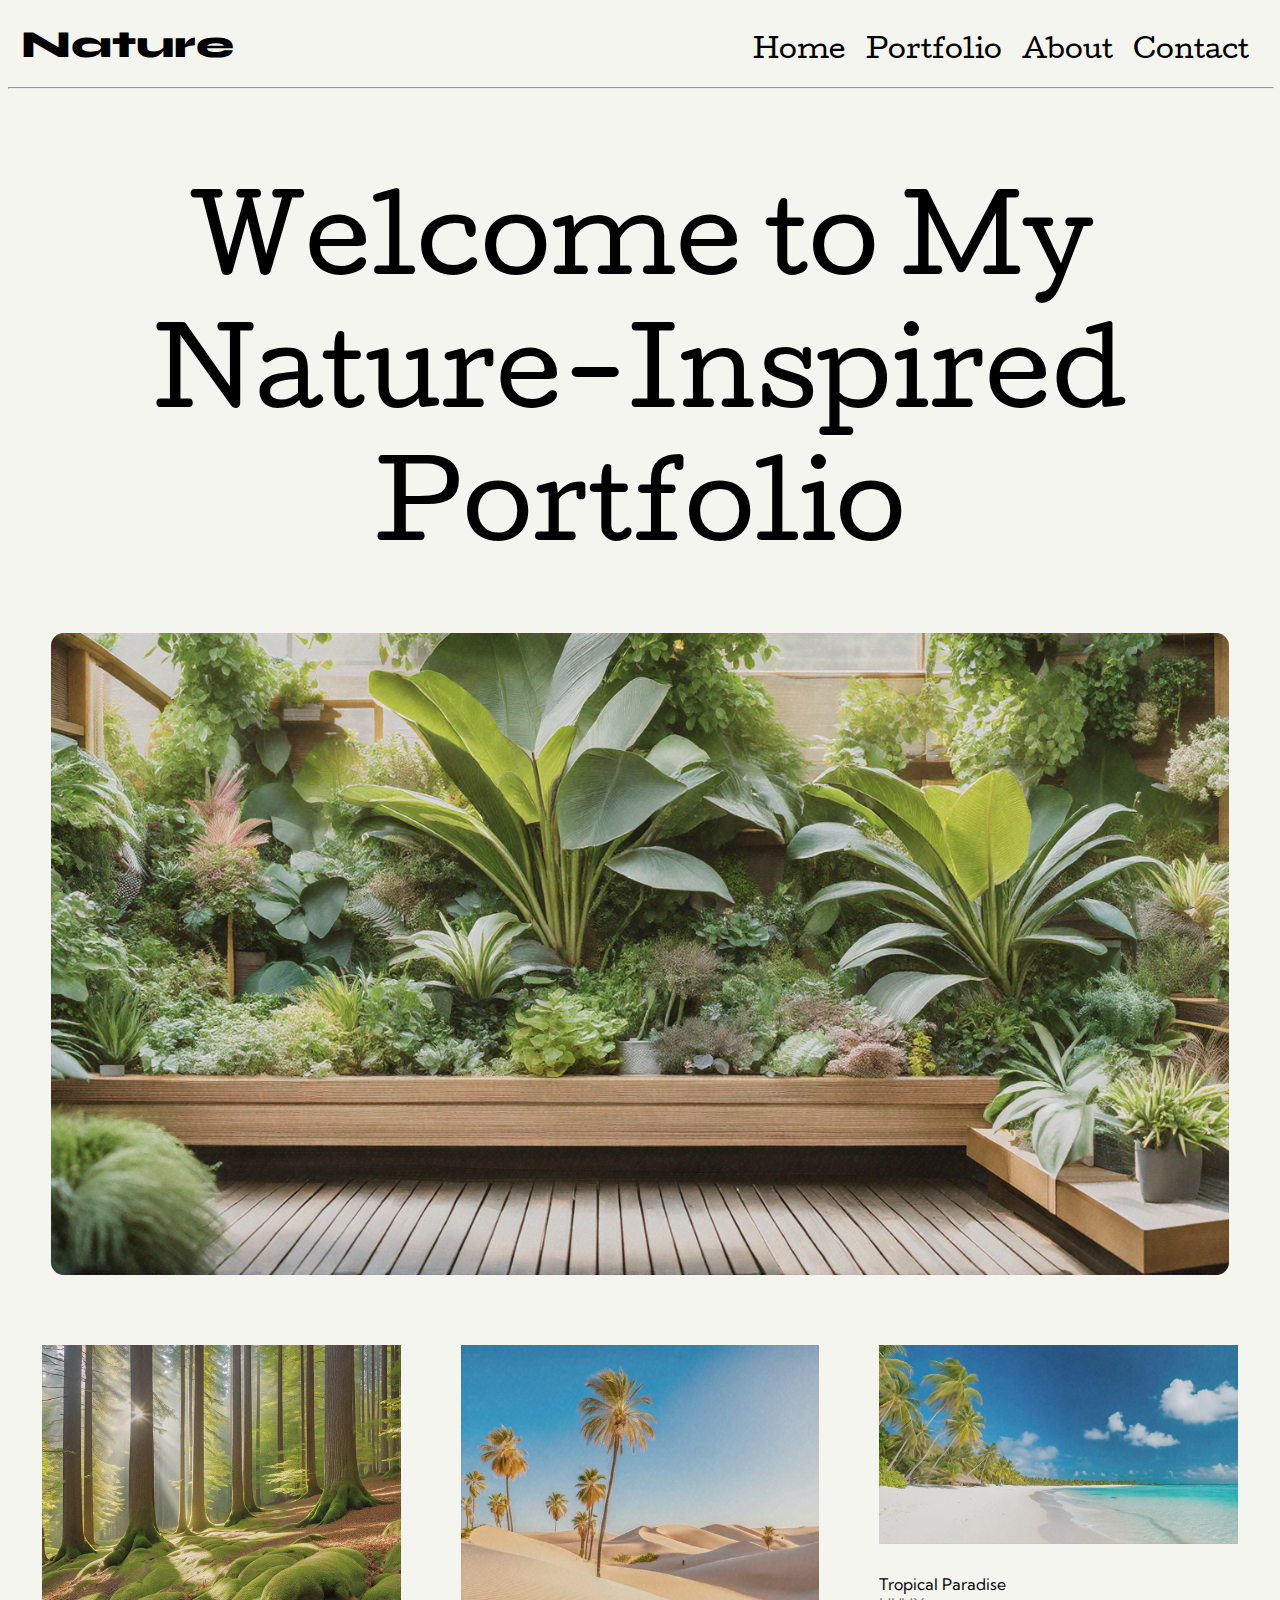
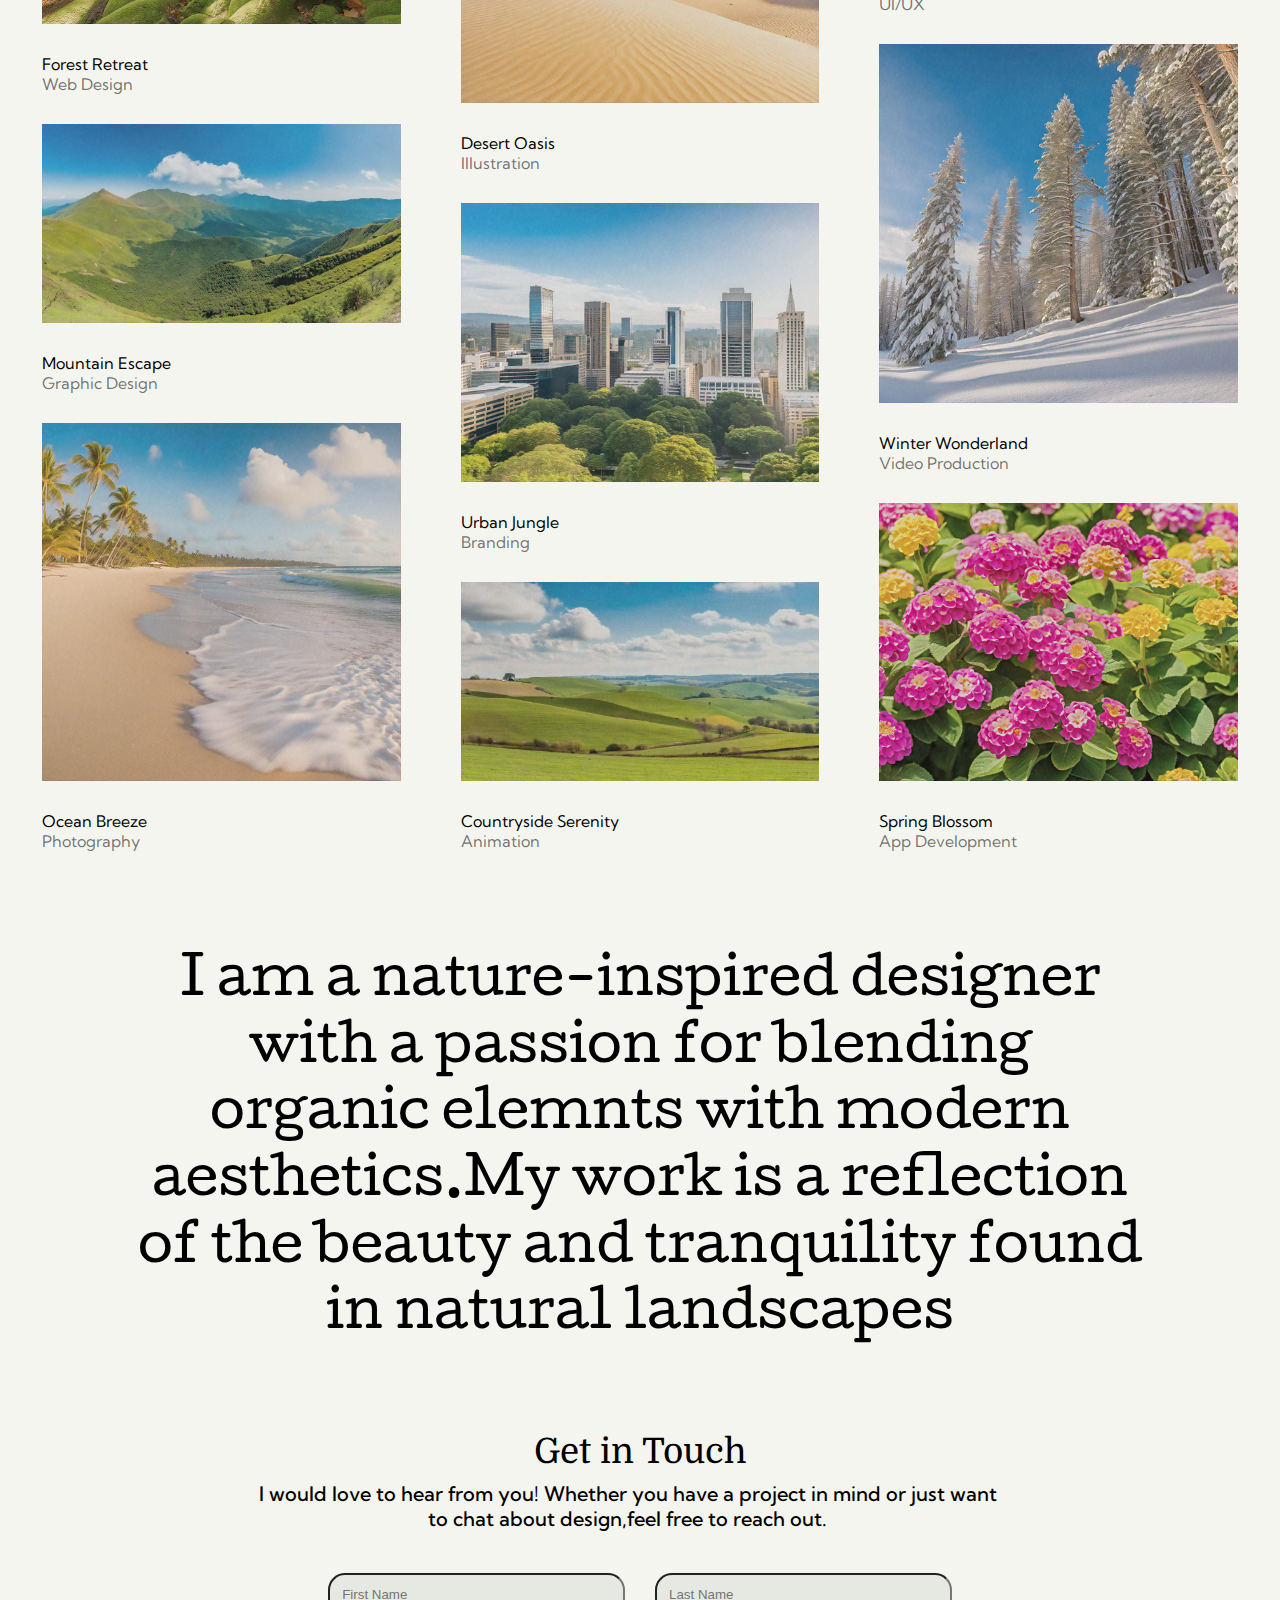
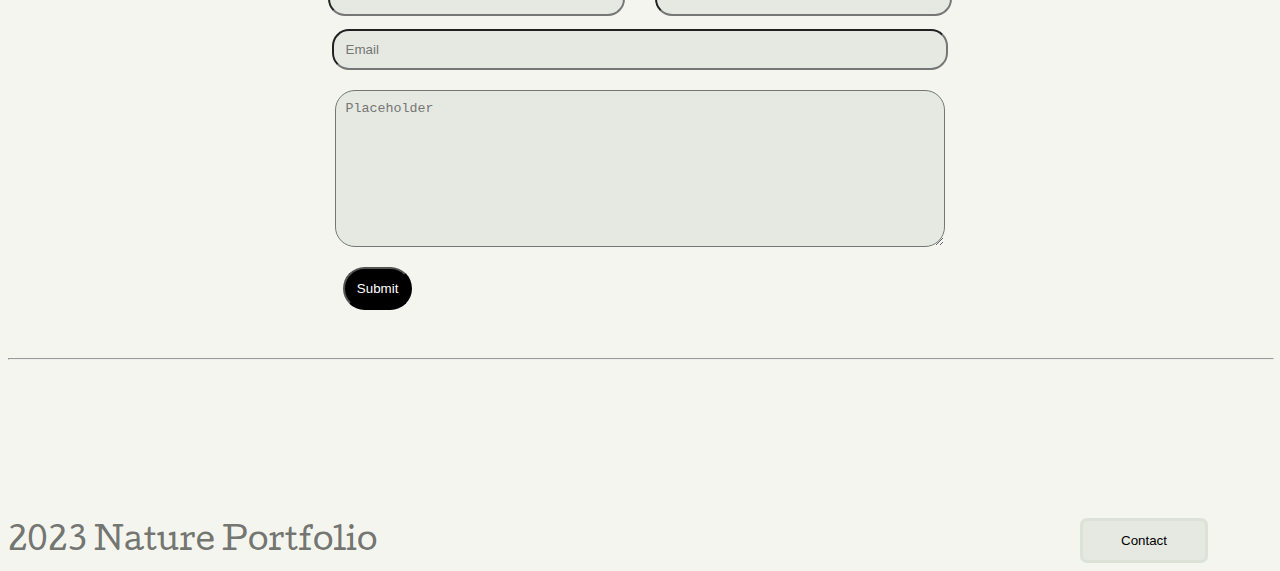
<file: index.html>
<!DOCTYPE html>
<html>
<head>
    <title>Document</title>
    <link rel="stylesheet" href="index.css">
    <link rel="preconnect" href="https://fonts.googleapis.com">
    <link rel="preconnect" href="https://fonts.gstatic.com" crossorigin>
    <link href="https://fonts.googleapis.com/css2?family=Cutive&family=Genos:ital,wght@0,100..900;1,100..900&family=Lexend:wght@100&family=Orbitron:wght@400..900&family=Ubuntu:ital,wght@0,300;0,400;0,500;0,700;1,300;1,400;1,500;1,700&display=swap" rel="stylesheet">
    <link rel="preconnect" href="https://fonts.googleapis.com">
    <link rel="preconnect" href="https://fonts.googleapis.com">
<link rel="preconnect" href="https://fonts.gstatic.com" crossorigin>
<link href="https://fonts.googleapis.com/css2?family=Cutive&family=Genos:ital,wght@0,100..900;1,100..900&family=Kumbh+Sans:wght@100..900&family=Lexend:wght@100&family=Orbitron:wght@400..900&family=Syne:wght@400..800&family=Ubuntu:ital,wght@0,300;0,400;0,500;0,700;1,300;1,400;1,500;1,700&display=swap" rel="stylesheet">
<link rel="preconnect" href="https://fonts.gstatic.com" crossorigin>
<link href="https://fonts.googleapis.com/css2?family=Cutive&family=Genos:ital,wght@0,100..900;1,100..900&family=Kumbh+Sans:wght@100..900&family=Lexend:wght@100&family=Orbitron:wght@400..900&family=Ubuntu:ital,wght@0,300;0,400;0,500;0,700;1,300;1,400;1,500;1,700&display=swap" rel="stylesheet">
<link rel="preconnect" href="https://fonts.googleapis.com">
<link rel="preconnect" href="https://fonts.gstatic.com" crossorigin>
<link href="https://fonts.googleapis.com/css2?family=Cutive&family=Domine:wght@400..700&family=Genos:ital,wght@0,100..900;1,100..900&family=Kumbh+Sans:wght@100..900&family=Lexend:wght@100&family=Orbitron:wght@400..900&family=Syne:wght@400..800&family=Ubuntu:ital,wght@0,300;0,400;0,500;0,700;1,300;1,400;1,500;1,700&display=swap" rel="stylesheet">
</head>
<body>
    <header>
        <div class="nature-tag">Nature</div>
        <nav id="links">
            <a href="#">Home</a>
            <a href="#">Portfolio</a>
            <a href="#">About</a>
            <a href="#">Contact</a>
        </nav>
    </header>
    <hr style="margin-top: 0;">
    <h1>Welcome to My Nature-Inspired Portfolio</h1>
    <div class="all-photos">
    <div class="nature">
        <img src="Images/cover.png" id="nature" alt="nature">
    </div>
    <div id="photos">
        <div>
            <div class="tag-1">
                <img src="Images/1.png" class="img1 img" id="img1" alt="" >
                <span style="margin-left: 30px;">Forest Retreat</span>
                <span style="margin-left: 30px;" class="down_text">Web Design</span>
                </div>
                <div class="tag-4">
                    <img src="Images/4.png" class="img4 img" id="img4" alt="" >
                    <span style="margin-left: 30px;">Mountain Escape</span>
                    <span style="margin-left: 30px;" class="down_text">Graphic Design</span>
                    </div>
                    <div class="tag-7">
                        <img src="Images/7.png" class="img7 img" id="img7" alt="">
                        <span style="margin-left: 30px;">Ocean Breeze</span>
                        <span style="margin-left: 30px;" class="down_text">Photography</span>
                        </div>
        </div>
       <div>
        <div class="tag-2">
            <img src="Images/2.png" class="img2 img" id="img2" alt="" >
            <span style="margin-left: 30px;">Desert Oasis</span>
            <span style="margin-left: 30px;" class="down_text">Illustration</span>
            </div>
            <div class="tag-5">
                <img src="Images/5.png" class="img5 img" id="img5" alt="">
                <span style="margin-left: 30px;">Urban Jungle</span>
                <span style="margin-left: 30px;" class="down_text">Branding</span>
                </div>
                <div class="tag-8">
                    <img src="Images/8.png" class="img8 img" id="img8" alt="" >
                    <span style="margin-left: 30px;">Countryside Serenity</span>
                    <span style="margin-left: 30px;" class="down_text">Animation</span>
                    </div>   
       </div>
        <div>
        <div class="tag-3">
        <img src="Images/3.png" class="img3 img" id="img3" alt="" >
        <span style="margin-left: 30px;">Tropical Paradise</span>
        <span style="margin-left: 30px;" class="down_text">UI/UX</span>
        </div>
        <div class="tag-6">
        <img src="Images/6.png" class="img6 img" id="img6" alt="">
        <span style="margin-left: 30px;">Winter Wonderland</span>
        <span style="margin-left: 30px;" class="down_text">Video Production</span>
        </div>
        <div class="tag-9">
        <img src="Images/9.png" class="img9 img" id="img9" alt="">
        <span style="margin-left: 30px;">Spring Blossom</span>
        <span style="margin-left: 30px;" class="down_text">App Development</span>
        </div>
    </div>
</div>
</div>
    <div class="getag">
        <div class="tagline">
    <div class="tag-line">I am a nature-inspired designer with a passion for blending organic elemnts with modern aesthetics.My work is a reflection of the beauty and tranquility found in natural landscapes</div>
</div>
    <div class="get-in-touch">Get in Touch</div>
    <div class="tag-line2">I would love to hear from you! Whether you have a project in mind or just want to chat about design,feel free to reach out.</div>
    <div class="all-input">
        <div class="input1">
            <input type="text" placeholder="First Name" class="first-name">
            <input type="text" placeholder="Last Name" class="last-name">
        </div>
        <div class="input2">
        <input type="email" placeholder="Email" class="email">
    </div>
    <div class="input3">
        <textarea placeholder="Placeholder" class="placeholder"></textarea>
    </div>
    <div class="input4">
    <input type="submit" class="submit" value="Submit">
    </div>
    </div>
    <hr>
    <footer>
        <div class="last-line">2023 Nature Portfolio</div>
        <input type="submit" value="Contact" class="contact-button">
    </footer>
</body>
</html>
</file>
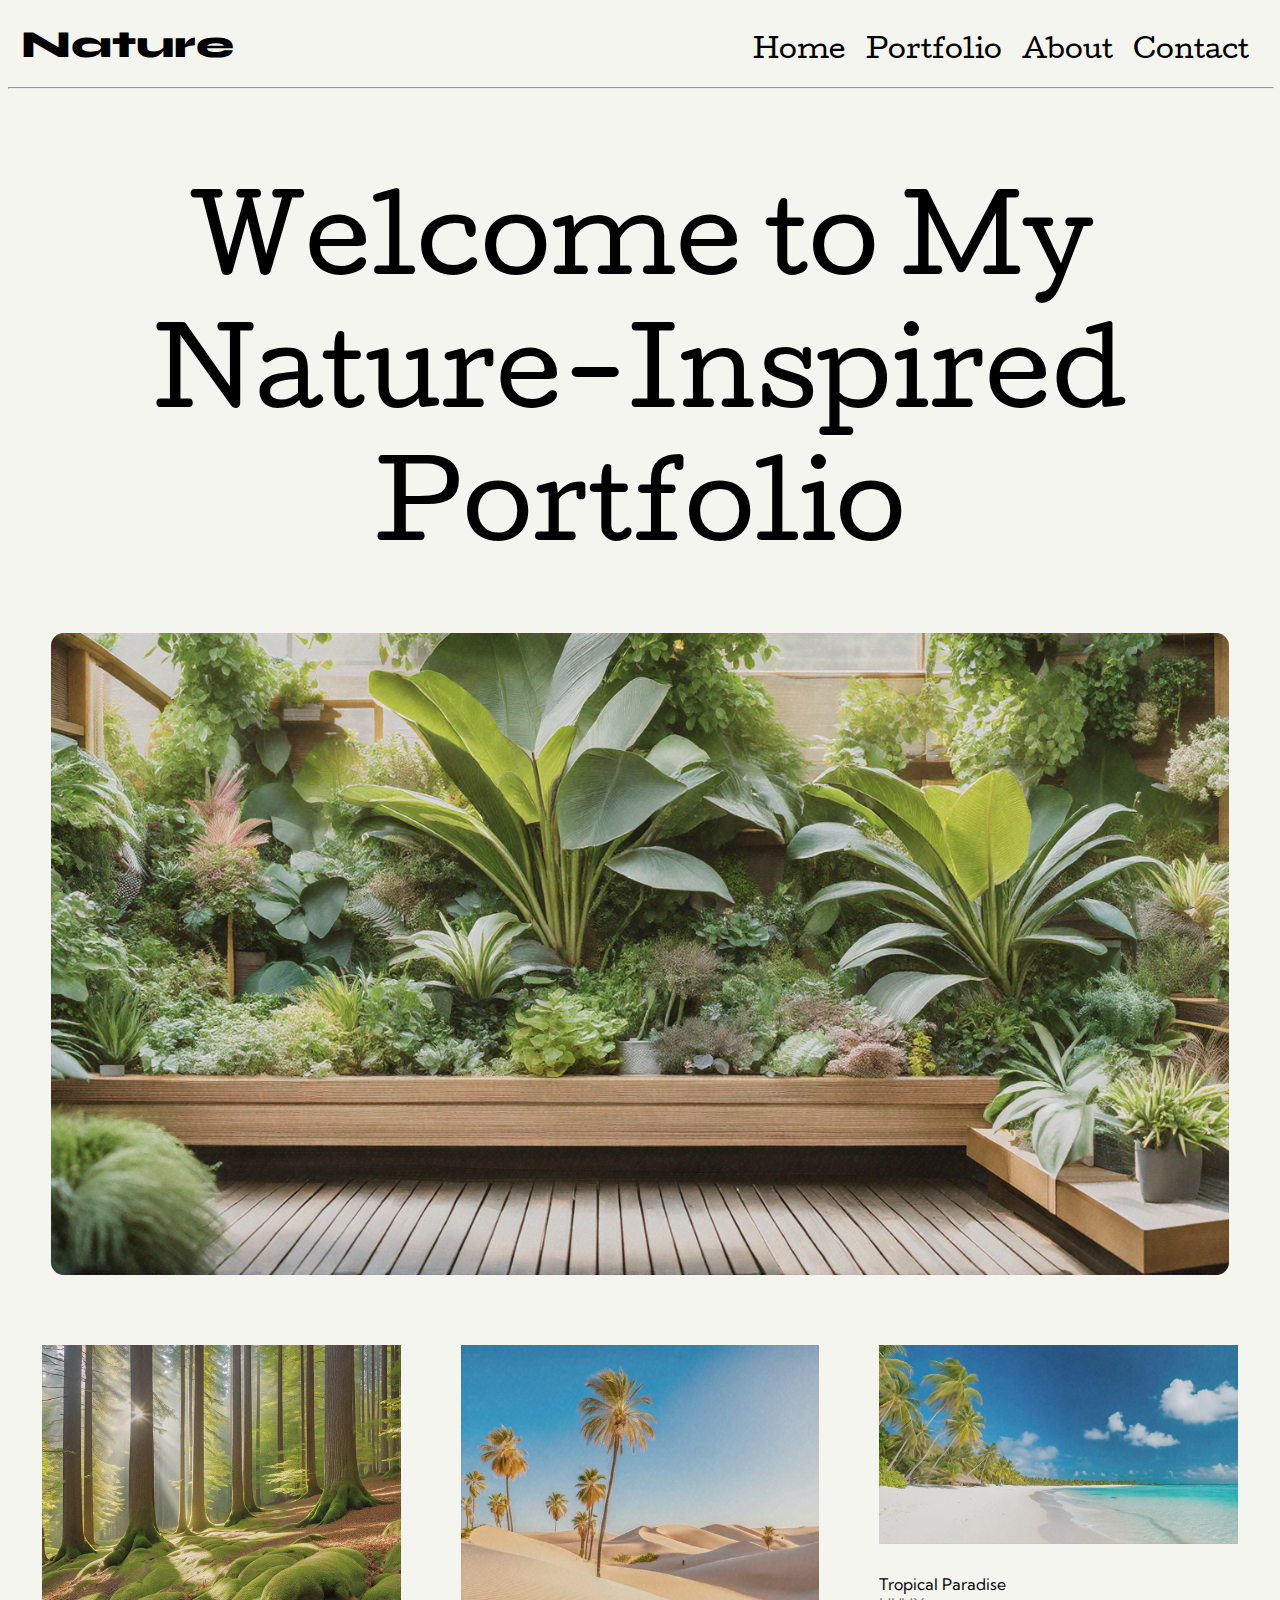
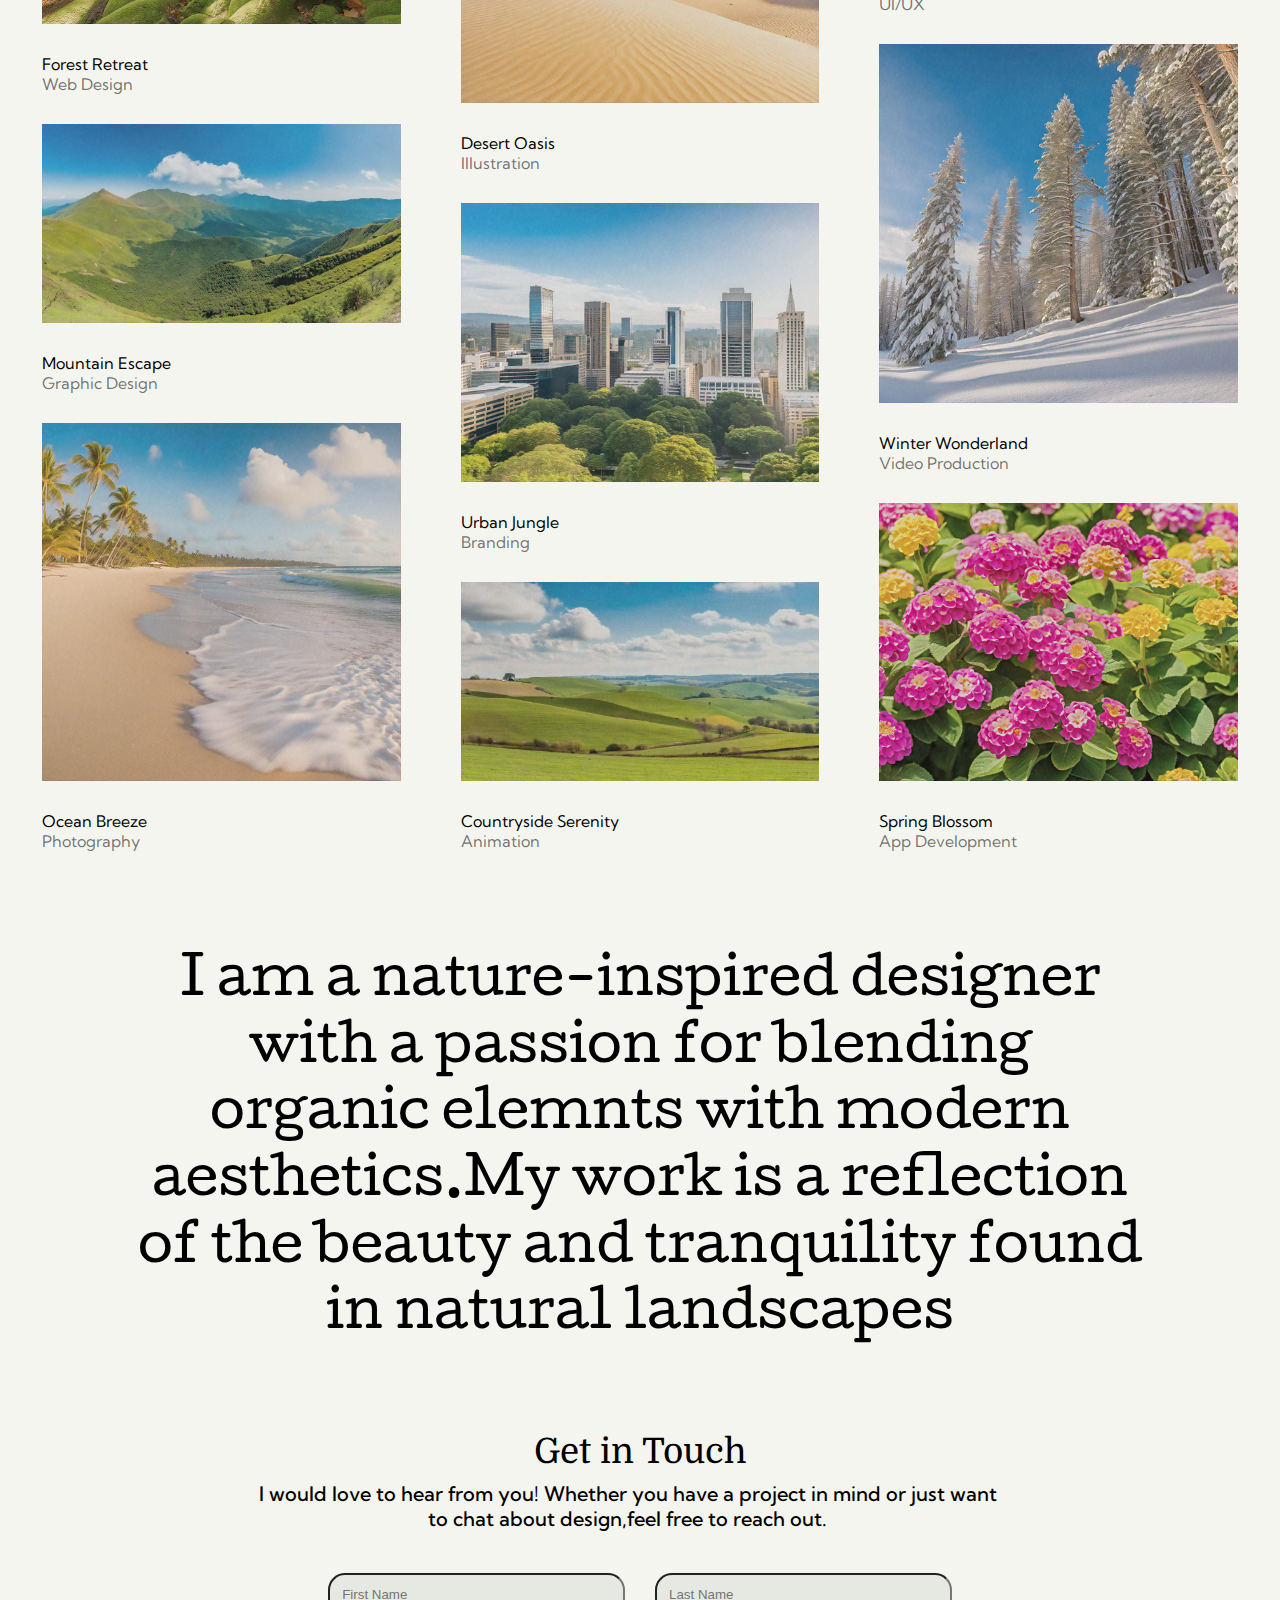
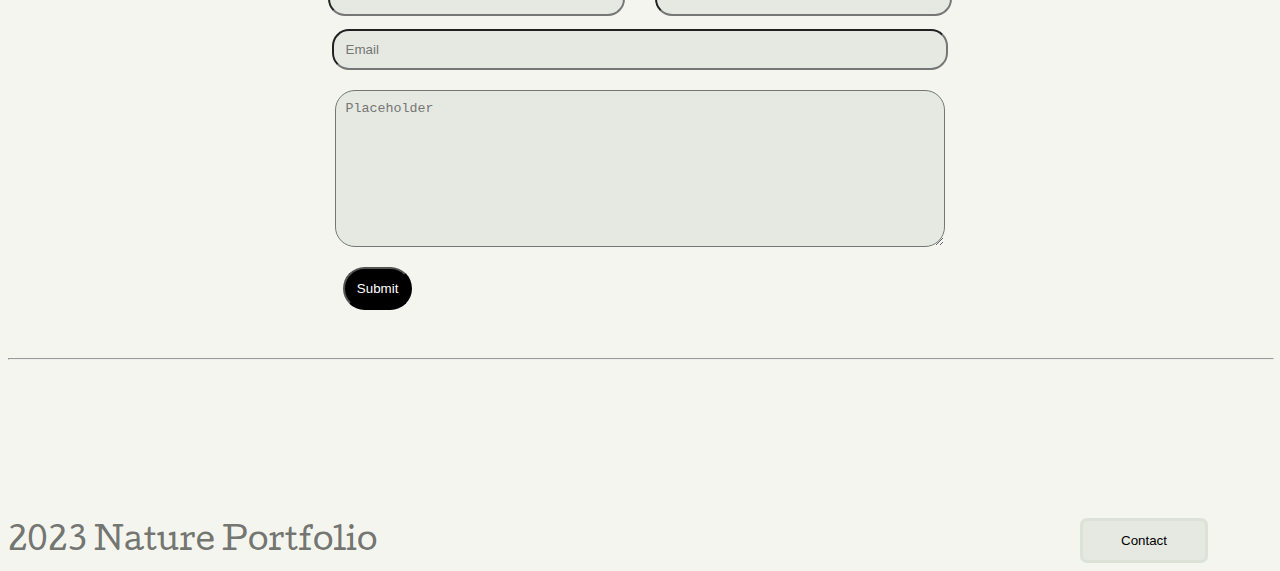
<file: project.html>
<!DOCTYPE html>
<html>
<head>
    <title>Document</title>
    <link rel="stylesheet" href="project.css">
    <link rel="preconnect" href="https://fonts.googleapis.com">
    <link rel="preconnect" href="https://fonts.gstatic.com" crossorigin>
    <link href="https://fonts.googleapis.com/css2?family=Cutive&family=Genos:ital,wght@0,100..900;1,100..900&family=Lexend:wght@100&family=Orbitron:wght@400..900&family=Ubuntu:ital,wght@0,300;0,400;0,500;0,700;1,300;1,400;1,500;1,700&display=swap" rel="stylesheet">
    <link rel="preconnect" href="https://fonts.googleapis.com">
    <link rel="preconnect" href="https://fonts.googleapis.com">
<link rel="preconnect" href="https://fonts.gstatic.com" crossorigin>
<link href="https://fonts.googleapis.com/css2?family=Cutive&family=Genos:ital,wght@0,100..900;1,100..900&family=Kumbh+Sans:wght@100..900&family=Lexend:wght@100&family=Orbitron:wght@400..900&family=Syne:wght@400..800&family=Ubuntu:ital,wght@0,300;0,400;0,500;0,700;1,300;1,400;1,500;1,700&display=swap" rel="stylesheet">
<link rel="preconnect" href="https://fonts.gstatic.com" crossorigin>
<link href="https://fonts.googleapis.com/css2?family=Cutive&family=Genos:ital,wght@0,100..900;1,100..900&family=Kumbh+Sans:wght@100..900&family=Lexend:wght@100&family=Orbitron:wght@400..900&family=Ubuntu:ital,wght@0,300;0,400;0,500;0,700;1,300;1,400;1,500;1,700&display=swap" rel="stylesheet">
<link rel="preconnect" href="https://fonts.googleapis.com">
<link rel="preconnect" href="https://fonts.gstatic.com" crossorigin>
<link href="https://fonts.googleapis.com/css2?family=Cutive&family=Domine:wght@400..700&family=Genos:ital,wght@0,100..900;1,100..900&family=Kumbh+Sans:wght@100..900&family=Lexend:wght@100&family=Orbitron:wght@400..900&family=Syne:wght@400..800&family=Ubuntu:ital,wght@0,300;0,400;0,500;0,700;1,300;1,400;1,500;1,700&display=swap" rel="stylesheet">
</head>
<body>
    <header>
        <div class="nature-tag">Nature</div>
        <nav id="links">
            <a href="#">Home</a>
            <a href="#">Portfolio</a>
            <a href="#">About</a>
            <a href="#">Contact</a>
        </nav>
    </header>
    <hr style="margin-top: 0;">
    <h1>Welcome to My Nature-Inspired Portfolio</h1>
    <div class="all-photos">
    <div class="nature">
        <img src="Images/cover.png" id="nature" alt="nature">
    </div>
    <div id="photos">
        <div>
            <div class="tag-1">
                <img src="Images/1.png" class="img1 img" id="img1" alt="" >
                <span style="margin-left: 30px;">Forest Retreat</span>
                <span style="margin-left: 30px;" class="down_text">Web Design</span>
                </div>
                <div class="tag-4">
                    <img src="Images/4.png" class="img4 img" id="img4" alt="" >
                    <span style="margin-left: 30px;">Mountain Escape</span>
                    <span style="margin-left: 30px;" class="down_text">Graphic Design</span>
                    </div>
                    <div class="tag-7">
                        <img src="Images/7.png" class="img7 img" id="img7" alt="">
                        <span style="margin-left: 30px;">Ocean Breeze</span>
                        <span style="margin-left: 30px;" class="down_text">Photography</span>
                        </div>
        </div>
       <div>
        <div class="tag-2">
            <img src="Images/2.png" class="img2 img" id="img2" alt="" >
            <span style="margin-left: 30px;">Desert Oasis</span>
            <span style="margin-left: 30px;" class="down_text">Illustration</span>
            </div>
            <div class="tag-5">
                <img src="Images/5.png" class="img5 img" id="img5" alt="">
                <span style="margin-left: 30px;">Urban Jungle</span>
                <span style="margin-left: 30px;" class="down_text">Branding</span>
                </div>
                <div class="tag-8">
                    <img src="Images/8.png" class="img8 img" id="img8" alt="" >
                    <span style="margin-left: 30px;">Countryside Serenity</span>
                    <span style="margin-left: 30px;" class="down_text">Animation</span>
                    </div>   
       </div>
        <div>
        <div class="tag-3">
        <img src="Images/3.png" class="img3 img" id="img3" alt="" >
        <span style="margin-left: 30px;">Tropical Paradise</span>
        <span style="margin-left: 30px;" class="down_text">UI/UX</span>
        </div>
        <div class="tag-6">
        <img src="Images/6.png" class="img6 img" id="img6" alt="">
        <span style="margin-left: 30px;">Winter Wonderland</span>
        <span style="margin-left: 30px;" class="down_text">Video Production</span>
        </div>
        <div class="tag-9">
        <img src="Images/9.png" class="img9 img" id="img9" alt="">
        <span style="margin-left: 30px;">Spring Blossom</span>
        <span style="margin-left: 30px;" class="down_text">App Development</span>
        </div>
    </div>
</div>
</div>
    <div class="getag">
        <div class="tagline">
    <div class="tag-line">I am a nature-inspired designer with a passion for blending organic elemnts with modern aesthetics.My work is a reflection of the beauty and tranquility found in natural landscapes</div>
</div>
    <div class="get-in-touch">Get in Touch</div>
    <div class="tag-line2">I would love to hear from you! Whether you have a project in mind or just want to chat about design,feel free to reach out.</div>
    <div class="all-input">
        <div class="input1">
            <input type="text" placeholder="First Name" class="first-name">
            <input type="text" placeholder="Last Name" class="last-name">
        </div>
        <div class="input2">
        <input type="email" placeholder="Email" class="email">
    </div>
    <div class="input3">
        <textarea placeholder="Placeholder" class="placeholder"></textarea>
    </div>
    <div class="input4">
    <input type="submit" class="submit" value="Submit">
    </div>
    </div>
    <hr>
    <footer>
        <div class="last-line">2023 Nature Portfolio</div>
        <input type="submit" value="Contact" class="contact-button">
    </footer>
</body>
</html>
</file>
<file: index.css>
body{
    display: flex;
    flex-direction: column;    
    background-color:#F5F5EF;
    justify-content: center;;
    width: fit-content;
}
.nature-tag{
    font-weight: 800;
    font-size: 3vw;
    font-family: syne;
}
header{
    display: flex;
    justify-content:space-between;
    padding: 1vw;
}
#links{
    display: flex;
    flex-direction: row;
}
a{
    text-decoration: none;
    color: black;
    font-size: 2vw;
    padding: 10px;
    font-family: cutive;
    font-weight: 400;
}
a:hover{
    color:rgb(97, 195, 55);
    border-radius: 10px;
    transition: .4s;
    font-size: 2.2vw;
}
.all-photos{
    display: flex;
    flex-direction: column;
    justify-content: center;
}
h1{
    font-family: cutive;
    font-weight: 400;
    font-size: 8vw;
    text-align: center;
    display: flex;
    justify-content: center;
    align-items: center;
    
}
.nature{
    width: 100%;
    display: flex;
    justify-content: center;
    justify-content: center;
}
#nature{
    display: flex;
    justify-content: center;
    width: 92vw;
    border-radius: 1vw;
}
#photos{
    display: flex;
    justify-content: center;
    margin-top: 40px;
    width:100%;
}
.img{
    padding: 30px;
    width: 28vw;

}
.tag-line{
    display: flex;
    flex-direction: column;
    justify-content: center;
    font-family: cutive;
    font-size: 4vw;
    padding: 10vh;
    width:80% ;
    font-weight: lighter;  
    line-height:1.3 ;
}
.get-in-touch{
    text-align: center;
    font-size: 35px;
    font-family: domine;
    font-weight: 400;
}
.tag-line2{
    text-align: center;
    display:flex;
    justify-content: center;
    font-size: 20px;
    padding: 10px;
    font-weight: 500;
    font-family: kumbh sans;
    width:60%;
    margin-left: 18vw;
}
.getag{
    text-align: center;
    display: flex;
    flex-direction: column;
}
.all-input{
    padding: 20px;
}
.tagline{

    display: flex;
    justify-content: center;
}
.input1{
    display: flex;
    padding: 1vw;
    justify-content: center;
    gap: 30px;


}
.input2{
    display: flex;
    padding-bottom: 20px;
    justify-content: center;
}
.input3{
    display: flex;
    padding-bottom: 20px;

    justify-content: center;
}
.input4{
    display: flex;
    padding-bottom: 20px;
    justify-content: center;
}
.email{
    width: 46vw;
    height: 1vw;
}
.placeholder{
    width: 46vw;
    height: 15vh;
}
input{
    background-color:#D0D7CD66;
    border-radius: 17px;
    padding: 12px;
    justify-content: space-around;
    width: 21vw;
}
textarea{
    background-color:#D0D7CD66;
    border-radius: 20px;
    padding: 10px;
    justify-content: space-around;
    width: 20vw;
}
footer{
    display: flex;
    flex-direction: row;
    justify-content: space-between;
    margin-top: 100px;
    padding-top: 50px;
    width: 100%;
} 
.last-line{
    font-size: 30px;
    font-family: cutive;
    font-weight: 400;
    color:#1D221B9E;
}
.submit{
    background-color: black;
    color: white;
    border-radius: 30px;
    display: flex;
    width: fit-content;
    margin-left: -41vw;

}
.submit:hover{
    cursor:pointer;
    background-color:#323030;
}
hr{
    display: flex;
    background-color: black;
    width: 100%;
}
.tag-1{
    display: flex;
    flex-direction: column;
    font-family: kumbh sans;
}.tag-2{
    display: flex;
    flex-direction: column;
    font-family: kumbh sans;
}.tag-3{
    display: flex;
    flex-direction: column;
    font-family: kumbh sans;
}.tag-4{
    display: flex;
    font-family: kumbh sans;
    flex-direction: column;
}.tag-5{
    display: flex;
    font-family: kumbh sans;
    flex-direction: column;
}.tag-6{
    display: flex;
    font-family: kumbh sans;
    flex-direction: column;
}.tag-7{
    display: flex;
    font-family: kumbh sans;
    flex-direction: column;
}.tag-8{
    display: flex;
    font-family: kumbh sans;
    flex-direction: column;
}.tag-9{
    display: flex;
    font-family: kumbh sans;
    flex-direction: column;
}
.down_text{
    color:#1D221B9E;
    margin:0;
}
.contact-button{
    width: 10vw;
    border-radius:7px ;
    border: 3px solid #D0D7CD66;
    margin-right: 5vw;
}
</file>
<file: project.css>
body{
    display: flex;
    flex-direction: column;    
    background-color:#F5F5EF;
    justify-content: center;;
    width: fit-content;
}
.nature-tag{
    font-weight: 800;
    font-size: 3vw;
    font-family: syne;
}
header{
    display: flex;
    justify-content:space-between;
    padding: 1vw;
}
#links{
    display: flex;
    flex-direction: row;
}
a{
    text-decoration: none;
    color: black;
    font-size: 2vw;
    padding: 10px;
    font-family: cutive;
    font-weight: 400;
}
a:hover{
    color:rgb(97, 195, 55);
    border-radius: 10px;
    transition: .4s;
    font-size: 2.2vw;
}
.all-photos{
    display: flex;
    flex-direction: column;
    justify-content: center;
}
h1{
    font-family: cutive;
    font-weight: 400;
    font-size: 8vw;
    text-align: center;
    display: flex;
    justify-content: center;
    align-items: center;
    
}
.nature{
    width: 100%;
    display: flex;
    justify-content: center;
    justify-content: center;
}
#nature{
    display: flex;
    justify-content: center;
    width: 92vw;
    border-radius: 1vw;
}
#photos{
    display: flex;
    justify-content: center;
    margin-top: 40px;
    width:100%;
}
.img{
    padding: 30px;
    width: 28vw;

}
.tag-line{
    display: flex;
    flex-direction: column;
    justify-content: center;
    font-family: cutive;
    font-size: 4vw;
    padding: 10vh;
    width:80% ;
    font-weight: lighter;  
    line-height:1.3 ;
}
.get-in-touch{
    text-align: center;
    font-size: 35px;
    font-family: domine;
    font-weight: 400;
}
.tag-line2{
    text-align: center;
    display:flex;
    justify-content: center;
    font-size: 20px;
    padding: 10px;
    font-weight: 500;
    font-family: kumbh sans;
    width:60%;
    margin-left: 18vw;
}
.getag{
    text-align: center;
    display: flex;
    flex-direction: column;
}
.all-input{
    padding: 20px;
}
.tagline{

    display: flex;
    justify-content: center;
}
.input1{
    display: flex;
    padding: 1vw;
    justify-content: center;
    gap: 30px;


}
.input2{
    display: flex;
    padding-bottom: 20px;
    justify-content: center;
}
.input3{
    display: flex;
    padding-bottom: 20px;

    justify-content: center;
}
.input4{
    display: flex;
    padding-bottom: 20px;
    justify-content: center;
}
.email{
    width: 46vw;
    height: 1vw;
}
.placeholder{
    width: 46vw;
    height: 15vh;
}
input{
    background-color:#D0D7CD66;
    border-radius: 17px;
    padding: 12px;
    justify-content: space-around;
    width: 21vw;
}
textarea{
    background-color:#D0D7CD66;
    border-radius: 20px;
    padding: 10px;
    justify-content: space-around;
    width: 20vw;
}
footer{
    display: flex;
    flex-direction: row;
    justify-content: space-between;
    margin-top: 100px;
    padding-top: 50px;
    width: 100%;
} 
.last-line{
    font-size: 30px;
    font-family: cutive;
    font-weight: 400;
    color:#1D221B9E;
}
.submit{
    background-color: black;
    color: white;
    border-radius: 30px;
    display: flex;
    width: fit-content;
    margin-left: -41vw;

}
.submit:hover{
    cursor:pointer;
    background-color:#323030;
}
hr{
    display: flex;
    background-color: black;
    width: 100%;
}
.tag-1{
    display: flex;
    flex-direction: column;
    font-family: kumbh sans;
}.tag-2{
    display: flex;
    flex-direction: column;
    font-family: kumbh sans;
}.tag-3{
    display: flex;
    flex-direction: column;
    font-family: kumbh sans;
}.tag-4{
    display: flex;
    font-family: kumbh sans;
    flex-direction: column;
}.tag-5{
    display: flex;
    font-family: kumbh sans;
    flex-direction: column;
}.tag-6{
    display: flex;
    font-family: kumbh sans;
    flex-direction: column;
}.tag-7{
    display: flex;
    font-family: kumbh sans;
    flex-direction: column;
}.tag-8{
    display: flex;
    font-family: kumbh sans;
    flex-direction: column;
}.tag-9{
    display: flex;
    font-family: kumbh sans;
    flex-direction: column;
}
.down_text{
    color:#1D221B9E;
    margin:0;
}
.contact-button{
    width: 10vw;
    border-radius:7px ;
    border: 3px solid #D0D7CD66;
    margin-right: 5vw;
}
</file>
